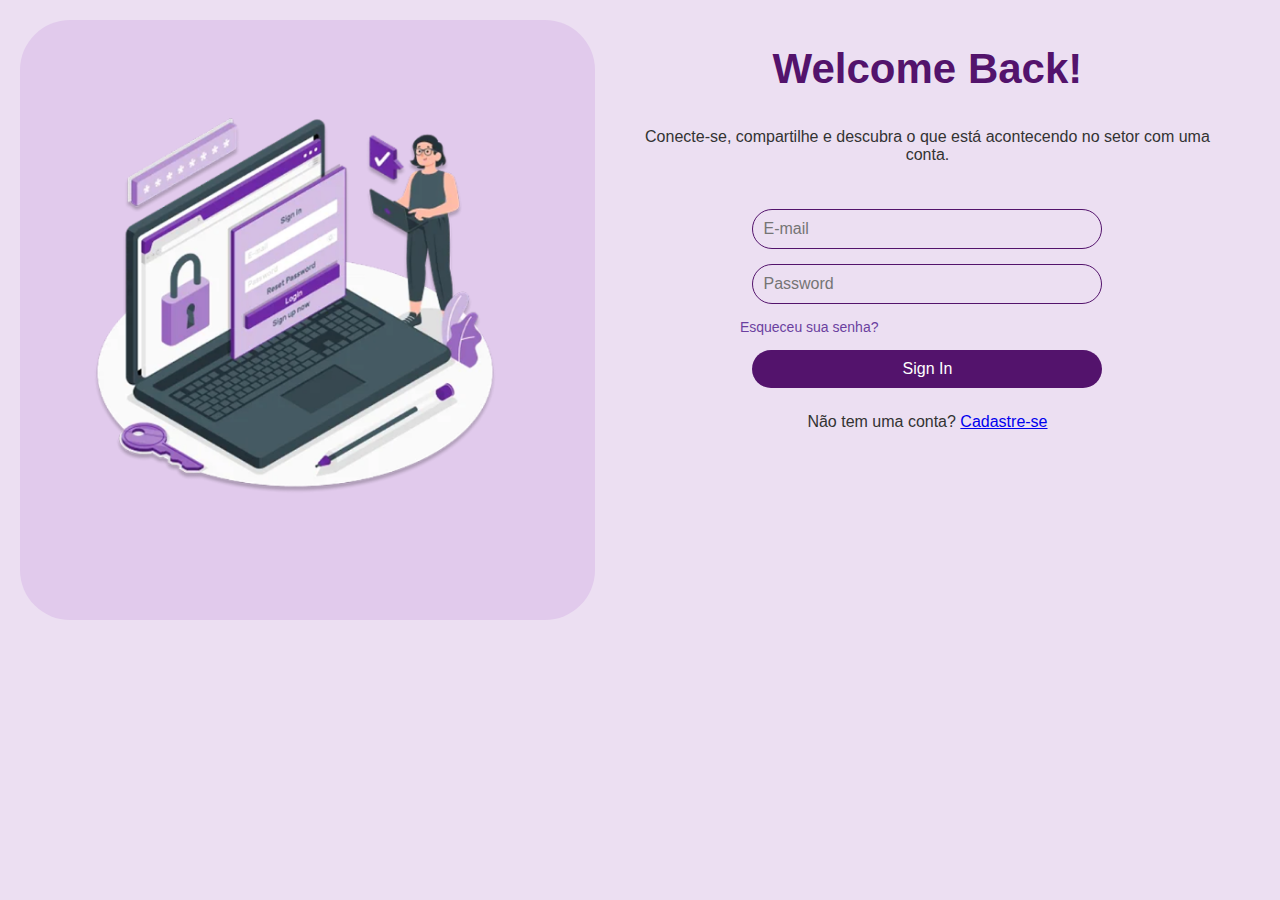
<file: index.html>
<!DOCTYPE html>
<html lang="pt-br">
<head>
    <meta charset="UTF-8">
    <meta name="viewport" content="width=device-width, initial-scale=1.0">
    <title>Tela de Login</title>
    <link rel="stylesheet" href="./assets/css/login.css">
    <script src="./assets/js/login.js" defer></script>
</head>
<body>
    <div class="container">
        <div class="image-section">
            <img src="./assets/img/login.png" alt="Login Illustration">
        </div>
        <div class="login-section">
            <!-- Os elementos do formulário serão criados aqui pelo JavaScript -->
        </div>
    </div>
    <script src="./assets/js/login.js"></script>
</body> 
</html>
</file>
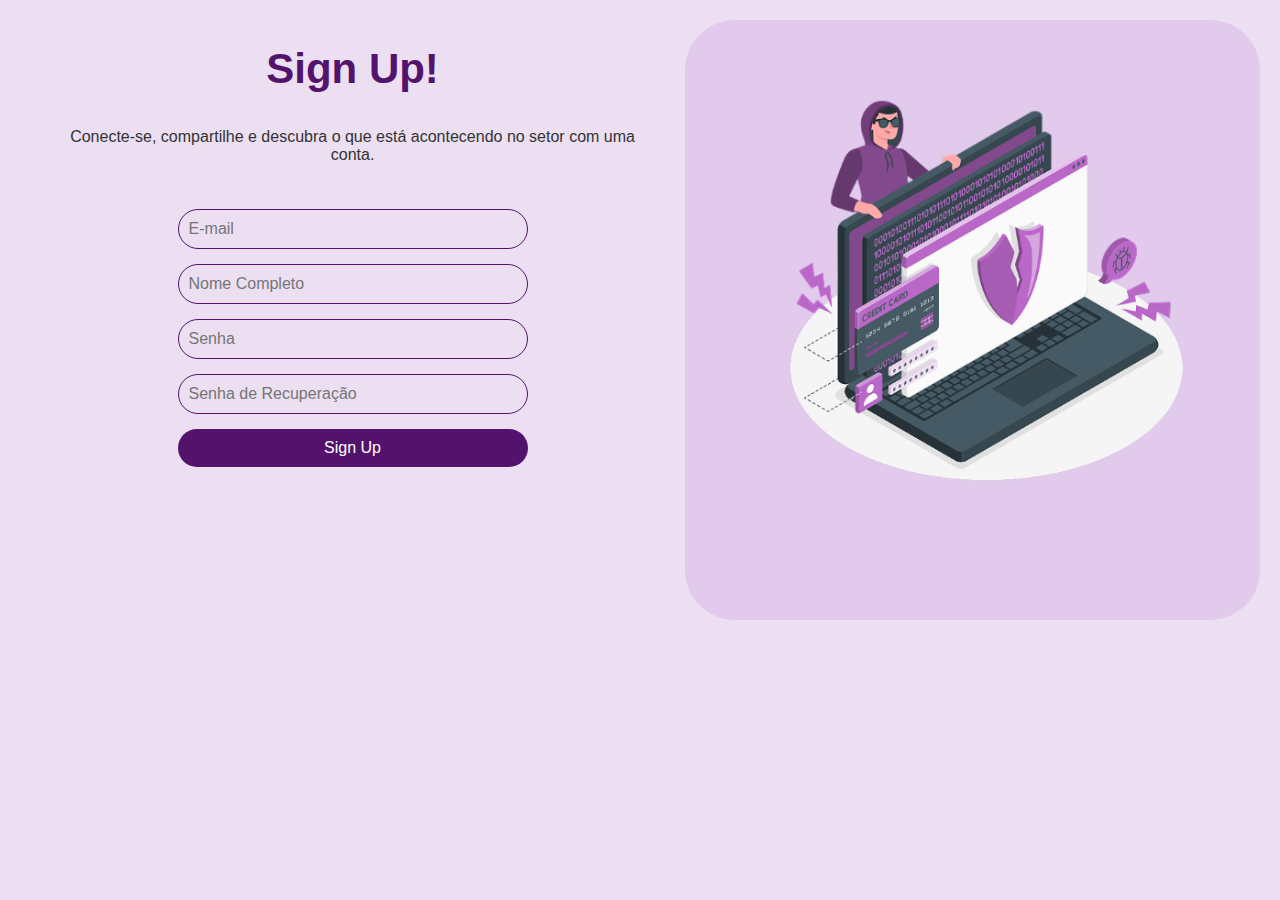
<file: pages/cadastro.html>
<!DOCTYPE html>
<html lang="pt-br">
<head>
    <meta charset="UTF-8">
    <meta name="viewport" content="width=device-width, initial-scale=1.0">
    <title>Tela de Cadastro</title>
    <link rel="stylesheet" href="../assets/css/cadastro.css">
    <link rel="stylesheet" href="https://fonts.googleapis.com/css2?family=Inter:wght@400;500;700&display=swap">
    <script src="../assets/js/cadastro.js" defer></script>
</head>
<body>
    <div class="container">
        <div class="cadastro-section">
            <!-- Conteúdo será criado dinamicamente pelo JavaScript -->
        </div>
        <div class="image-section">
            <img src="../assets/img/cadastro.png" alt="Cadastro Illustration">
        </div>
    </div>
</body>
</html>
</file>
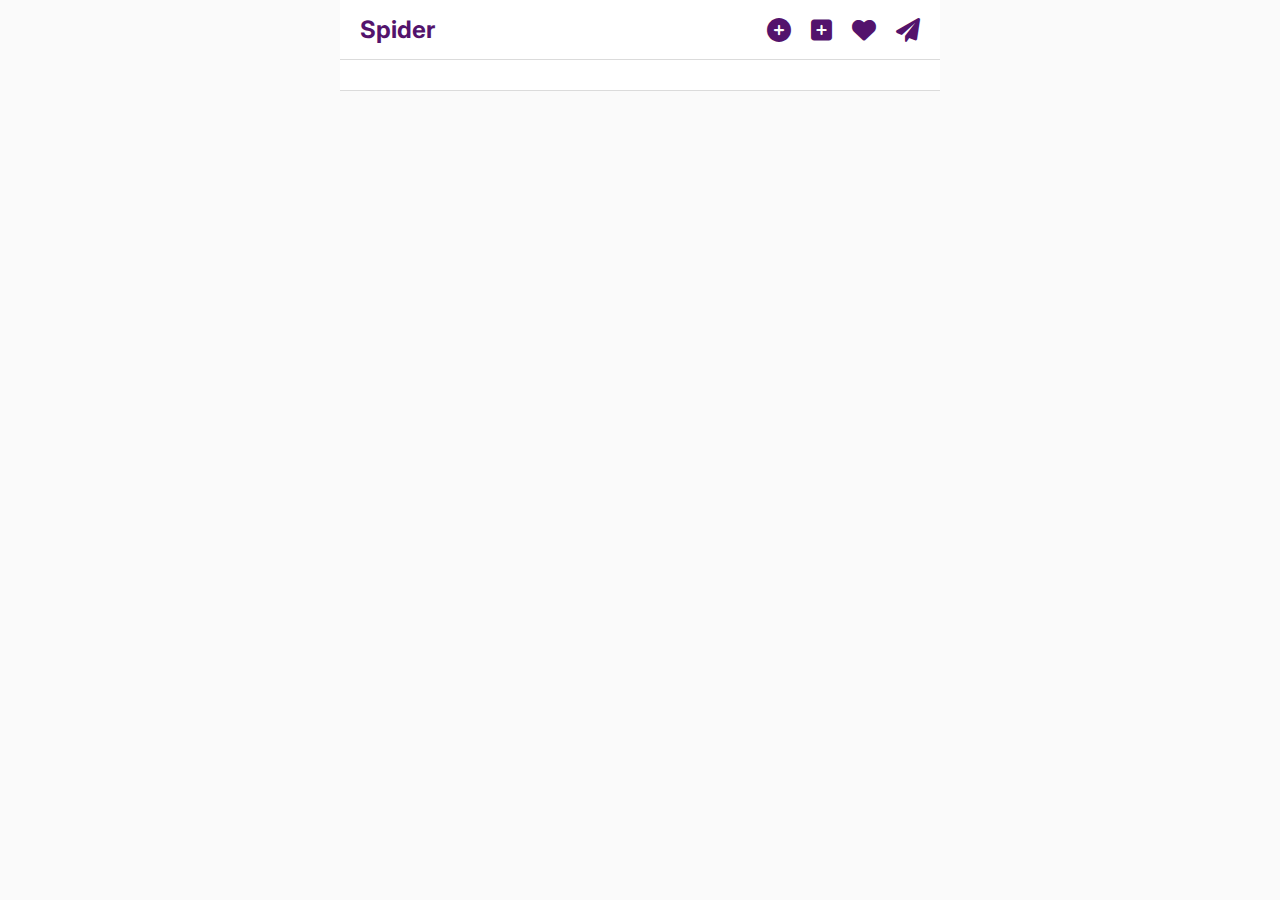
<file: pages/home.html>
<!DOCTYPE html>
<html lang="pt-br">
<head>
    <meta charset="UTF-8">
    <meta name="viewport" content="width=device-width, initial-scale=1.0">
    <title>Home</title>
    <link rel="stylesheet" href="../assets/css/home.css">
    <link rel="stylesheet" href="https://fonts.googleapis.com/css2?family=Inter:wght@400;500;700&display=swap">
    <link rel="stylesheet" href="https://cdnjs.cloudflare.com/ajax/libs/font-awesome/6.0.0-beta3/css/all.min.css">
    <script src="../assets/js/home.js" defer></script>
</head>
<body>
    <div class="container">
        <!-- Header -->
        <header class="header">
            <h1>Spider</h1>
            <div class="header-icons">
                <i class="fas fa-plus-square" id="newPostBtn"></i>
                <i class="fas fa-heart"></i>
                <i class="fas fa-paper-plane"></i>
            </div>
        </header>

        <!-- Stories -->
        <div class="stories-container" id="storiesContainer">
            <div class="stories">
                <!-- Stories serão carregados dinamicamente -->
            </div>
        </div>

        <!-- Posts -->
        <div class="posts-container" id="postsContainer">
            <!-- Posts serão carregados dinamicamente -->
        </div>

        <!-- Modal para novo post -->
        <div class="modal" id="postModal">
            <div class="modal-content">
                <span class="close">&times;</span>
                <h2>Nova Publicação</h2>
                <form id="postForm">
                    <textarea id="postDesc" placeholder="Escreva uma legenda..." required></textarea>
                    <input type="text" id="postLocation" placeholder="Localização (opcional)">
                    <input type="file" id="postImage" accept="image/*" required>
                    <button type="submit">Publicar</button>
                </form>
            </div>
        </div>

        <!-- Modal para novo story -->
        <div class="modal" id="storyModal">
            <div class="modal-content">
                <span class="close">&times;</span>
                <h2>Novo Story</h2>
                <form id="storyForm">
                    <textarea id="storyDesc" placeholder="Descrição (opcional)"></textarea>
                    <input type="file" id="storyImage" accept="image/*" required>
                    <button type="submit">Publicar Story</button>
                </form>
            </div>
        </div>
    </div>
</body>
</html>
</file>
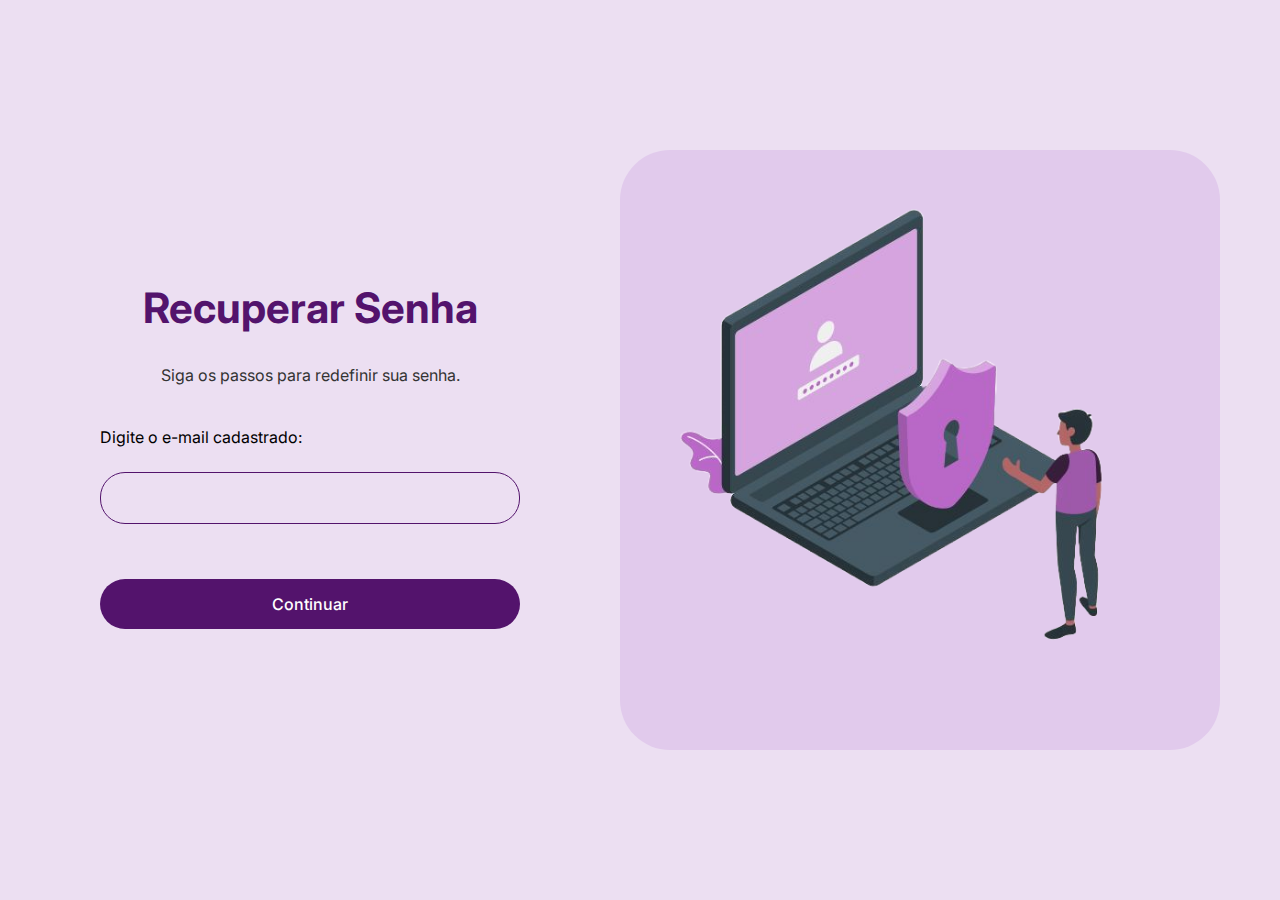
<file: pages/redefinirSenha.html>
<!DOCTYPE html>
<html lang="pt-br">
<head>
    <meta charset="UTF-8">
    <meta name="viewport" content="width=device-width, initial-scale=1.0">
    <title>Recuperação de Senha</title>
    <link rel="stylesheet" href="../assets/css/recuperarSenha.css">
    <script src="../assets/js/recuperarSenha.js" defer></script>
    <link rel="stylesheet" href="https://fonts.googleapis.com/css2?family=Inter:wght@400;500;700&display=swap">
</head>
<body>
    <div class="container">
        <div class="recuperar-section" id="recuperarSection">
            <!-- Conteúdo será criado dinamicamente pelo JavaScript -->
        </div>
        <div class="image-section">
            <img src="../assets/img/redefinir.png" alt="Recuperar Senha Illustration">
        </div>
    </div>
</body>
</html>
</file>
<file: assets/css/login.css>
*{
    margin: 0;
    box-sizing: border-box;
    padding: 0;
}

body {
    font-family: Arial, sans-serif;
    background-color: #ECDFF2;
    display: flex;
    justify-content: center;
    align-items: center;
    margin: 0;
}

.container{
    display: flex;
    padding: 20px;
    justify-content: space-between;
}

.image-section{
    justify-content: left;
    align-items: center;
    background-color: #E1CAEC;
    width: 600px;
    height: 600px;
    border-radius: 50px;
}

.image-section img{
    width: 550px;
    height: 550px;
}

.login-section {
    text-align: center;
    padding: 15px;
    border-radius: 50px;
}

h2 {
    font-size: 42px;
    color: #53136C;
    padding: 10px;
}

p {
    padding: 25px;
    font-style: bold;
    color: #333;
    margin-bottom: 20px;
}

form {
    align-items: center;
    display: flex;
    flex-direction: column;
    gap: 15px;
}

input {
    background-color: transparent;
    padding: 10px;
    border: 1px solid #53136C;
    border-radius: 25px;
    font-size: 16px;
    width: 350px;
}

button {
    background: #53136C;
    color: white;
    border: none;
    padding: 10px;
    border-radius: 25px;
    font-size: 16px;
    cursor: pointer;
    width: 350px;
}

button:hover {
    background: rgb(64, 30, 106);
}

.remember-forgot {
    display: flex;
    justify-content: space-between;
    padding-left: 130px;
    width: 100%;
    font-size: 14px;
}

.remember-forgot a {
    color: #6B3FA0;
    text-decoration: none;
}

.remember-forgot a:hover {
    text-decoration: underline;
}
</file>
<file: assets/css/cadastro.css>
*{
    margin: 0;
    box-sizing: border-box;
    padding: 0;
}

body {
    font-family: Arial, sans-serif;
    background-color: #ECDFF2;
    display: flex;
    justify-content: center;
    align-items: center;
    margin: 0;
}

.container{
    display: flex;
    padding: 20px;
    justify-content: space-between;
}

.image-section{
    justify-content: center;
    align-items:center;
    background-color: #E1CAEC;
    width: 600px;
    height: 600px;
    border-radius: 50px;
}

.image-section img{
    width: 550px;
    height: 550px;
}

.cadastro-section {
    text-align: center;
    padding: 15px;
    border-radius: 50px;
}

h2 {
    font-size: 42px;
    color: #53136C;
    padding: 10px;
}

p {
    padding: 25px;
    font-style: bold;
    color: #333;
    margin-bottom: 20px;
}

form {
    align-items: center;
    display: flex;
    flex-direction: column;
    gap: 15px;
}

input {
    background-color: transparent;
    padding: 10px;
    border: 1px solid #53136C;
    border-radius: 25px;
    font-size: 16px;
    width: 350px;
}

button {
    background: #53136C;
    color: white;
    border: none;
    padding: 10px;
    border-radius: 25px;
    font-size: 16px;
    cursor: pointer;
    width: 350px;
}

button:hover {
    background: rgb(64, 30, 106);
}
</file>
<file: assets/css/home.css>
* {
    margin: 0;
    padding: 0;
    box-sizing: border-box;
    font-family: 'Inter', sans-serif;
}

body {
    background-color: #fafafa;
    color: #262626;
}

.container {
    max-width: 600px;
    margin: 0 auto;
    padding-bottom: 60px;
}

.header {
    display: flex;
    justify-content: space-between;
    align-items: center;
    padding: 15px 20px;
    border-bottom: 1px solid #dbdbdb;
    position: sticky;
    top: 0;
    background-color: white;
    z-index: 100;
}

.header h1 {
    font-size: 24px;
    font-weight: 700;
    color: #53136C;
}

.header-icons {
    display: flex;
    gap: 20px;
}

.header-icons i {
    font-size: 24px;
    color: #53136C;
    cursor: pointer;
}

.stories-container {
    padding: 15px 0;
    border-bottom: 1px solid #dbdbdb;
    background-color: white;
    margin-bottom: 20px;
    position: relative;
}

.stories {
    display: flex;
    gap: 15px;
    padding: 0 15px;
    overflow-x: auto;
    scrollbar-width: none; /* Para Firefox */
    -ms-overflow-style: none; /* Para IE e Edge */
}

/* Esconde a barra de rolagem no Chrome, Safari e Opera */
.stories::-webkit-scrollbar {
    display: none;
}

/* Seta de navegação */
.stories-nav {
    position: absolute;
    top: 50%;
    transform: translateY(-50%);
    width: 30px;
    height: 30px;
    background-color: white;
    border-radius: 50%;
    display: flex;
    align-items: center;
    justify-content: center;
    box-shadow: 0 2px 5px rgba(0,0,0,0.2);
    cursor: pointer;
    z-index: 10;
}

.stories-nav.prev {
    left: 5px;
}

.stories-nav.next {
    right: 5px;
}

.stories-nav i {
    color: #53136C;
    font-size: 14px;
}

.story {
    display: flex;
    flex-direction: column;
    align-items: center;
    min-width: 70px;
    cursor: pointer;
}

.story-avatar {
    width: 66px;
    height: 66px;
    border-radius: 50%;
    padding: 3px;
    background: linear-gradient(45deg, #f09433, #e6683c, #dc2743, #cc2366, #bc1888);
}

.story-avatar img {
    width: 100%;
    height: 100%;
    border-radius: 50%;
    border: 2px solid white;
    object-fit: cover;
}

.story-username {
    font-size: 12px;
    margin-top: 5px;
    text-align: center;
    max-width: 70px;
    overflow: hidden;
    text-overflow: ellipsis;
    white-space: nowrap;
}

.post {
    background-color: white;
    border: 1px solid #dbdbdb;
    border-radius: 8px;
    margin-bottom: 20px;
}

.post-header {
    display: flex;
    justify-content: space-between;
    align-items: center;
    padding: 15px;
}

.post-user {
    display: flex;
    align-items: center;
    gap: 10px;
}

.post-avatar {
    width: 32px;
    height: 32px;
    border-radius: 50%;
    object-fit: cover;
}

.post-username {
    font-weight: 600;
}

.post-image {
    width: 100%;
    max-height: 600px;
    object-fit: cover;
}

.post-actions {
    display: flex;
    justify-content: space-between;
    padding: 10px 15px;
}

.post-actions i {
    font-size: 24px;
    margin-right: 15px;
    cursor: pointer;
}

.post-likes {
    font-weight: 600;
    padding: 0 15px;
    margin-bottom: 5px;
}

.post-caption {
    padding: 0 15px;
    margin-bottom: 5px;
}

.post-caption span {
    font-weight: 600;
    margin-right: 5px;
}

.post-comments {
    padding: 0 15px;
    color: #8e8e8e;
    margin-bottom: 5px;
    cursor: pointer;
}

.post-time {
    padding: 0 15px 15px;
    color: #8e8e8e;
    font-size: 12px;
    text-transform: uppercase;
}

.post-comment-form {
    display: flex;
    padding: 15px;
    border-top: 1px solid #dbdbdb;
}

.post-comment-input {
    flex: 1;
    border: none;
    outline: none;
    background: transparent;
}

.post-comment-button {
    border: none;
    background: none;
    color: #0095f6;
    font-weight: 600;
    cursor: pointer;
}

.modal {
    display: none;
    position: fixed;
    top: 0;
    left: 0;
    width: 100%;
    height: 100%;
    background-color: rgba(0, 0, 0, 0.5);
    z-index: 1000;
    align-items: center;
    justify-content: center;
}

.modal-content {
    background-color: white;
    padding: 20px;
    border-radius: 10px;
    width: 90%;
    max-width: 500px;
}

.modal-content h2 {
    margin-bottom: 20px;
    text-align: center;
    color: #53136C;
}

.modal-content form {
    display: flex;
    flex-direction: column;
    gap: 15px;
}

.modal-content textarea {
    width: 100%;
    padding: 10px;
    border: 1px solid #dbdbdb;
    border-radius: 5px;
    resize: none;
    min-height: 100px;
}

.modal-content input[type="text"],
.modal-content input[type="file"] {
    width: 100%;
    padding: 10px;
    border: 1px solid #dbdbdb;
    border-radius: 5px;
}

.modal-content button {
    background: #53136C;
    color: white;
    border: none;
    padding: 12px;
    border-radius: 5px;
    font-weight: 600;
    cursor: pointer;
}

.close {
    position: absolute;
    top: 10px;
    right: 15px;
    font-size: 24px;
    cursor: pointer;
}
</file>
<file: assets/css/recuperarSenha.css>
* {
    margin: 0;
    box-sizing: border-box;
    padding: 0;
}

body {
    font-family: 'Inter', sans-serif;
    background-color: #ECDFF2;
    display: flex;
    justify-content: center;
    align-items: center;
    min-height: 100vh;
    margin: 0;
}

.container {
    display: flex;
    padding: 20px;
    justify-content: space-between;
    align-items: center;
    width: 100%;
    max-width: 1200px;
}

.image-section {
    display: flex;
    justify-content: center;
    align-items: center;
    background-color: #E1CAEC;
    width: 600px;
    height: 600px;
    border-radius: 50px;
}

.image-section img {
    width: 550px;
    height: 550px;
    object-fit: contain;
}

.recuperar-section {
    text-align: center;
    padding: 40px;
    width: 100%;
    max-width: 500px;
}

h2 {
    font-size: 42px;
    color: #53136C;
    padding: 10px;
    margin-bottom: 10px;
    font-weight: 700;
}

p {
    padding: 10px 25px;
    color: #333;
    margin-bottom: 30px;
    font-weight: 400;
    line-height: 1.5;
}

.form-step {
    display: none;
    flex-direction: column;
    gap: 20px;
}

.form-step.active {
    display: flex;
}

input {
    background-color: transparent;
    padding: 15px 20px;
    border: 1px solid #53136C;
    border-radius: 25px;
    font-size: 16px;
    width: 100%;
    font-family: 'Inter', sans-serif;
}

button {
    background: #53136C;
    color: white;
    border: none;
    padding: 15px;
    border-radius: 25px;
    font-size: 16px;
    cursor: pointer;
    width: 100%;
    font-family: 'Inter', sans-serif;
    font-weight: 500;
    transition: all 0.3s;
    margin-top: 10px;
}

button:hover {
    background: rgb(64, 30, 106);
}

button:disabled {
    background: #cccccc;
    cursor: not-allowed;
}

.error-message {
    color: #ff0000;
    margin-top: 5px;
    font-size: 14px;
    text-align: left;
    padding-left: 20px;
}

.success-message {
    color: #2e7d32;
    margin-top: 10px;
    font-size: 14px;
}
</file>
